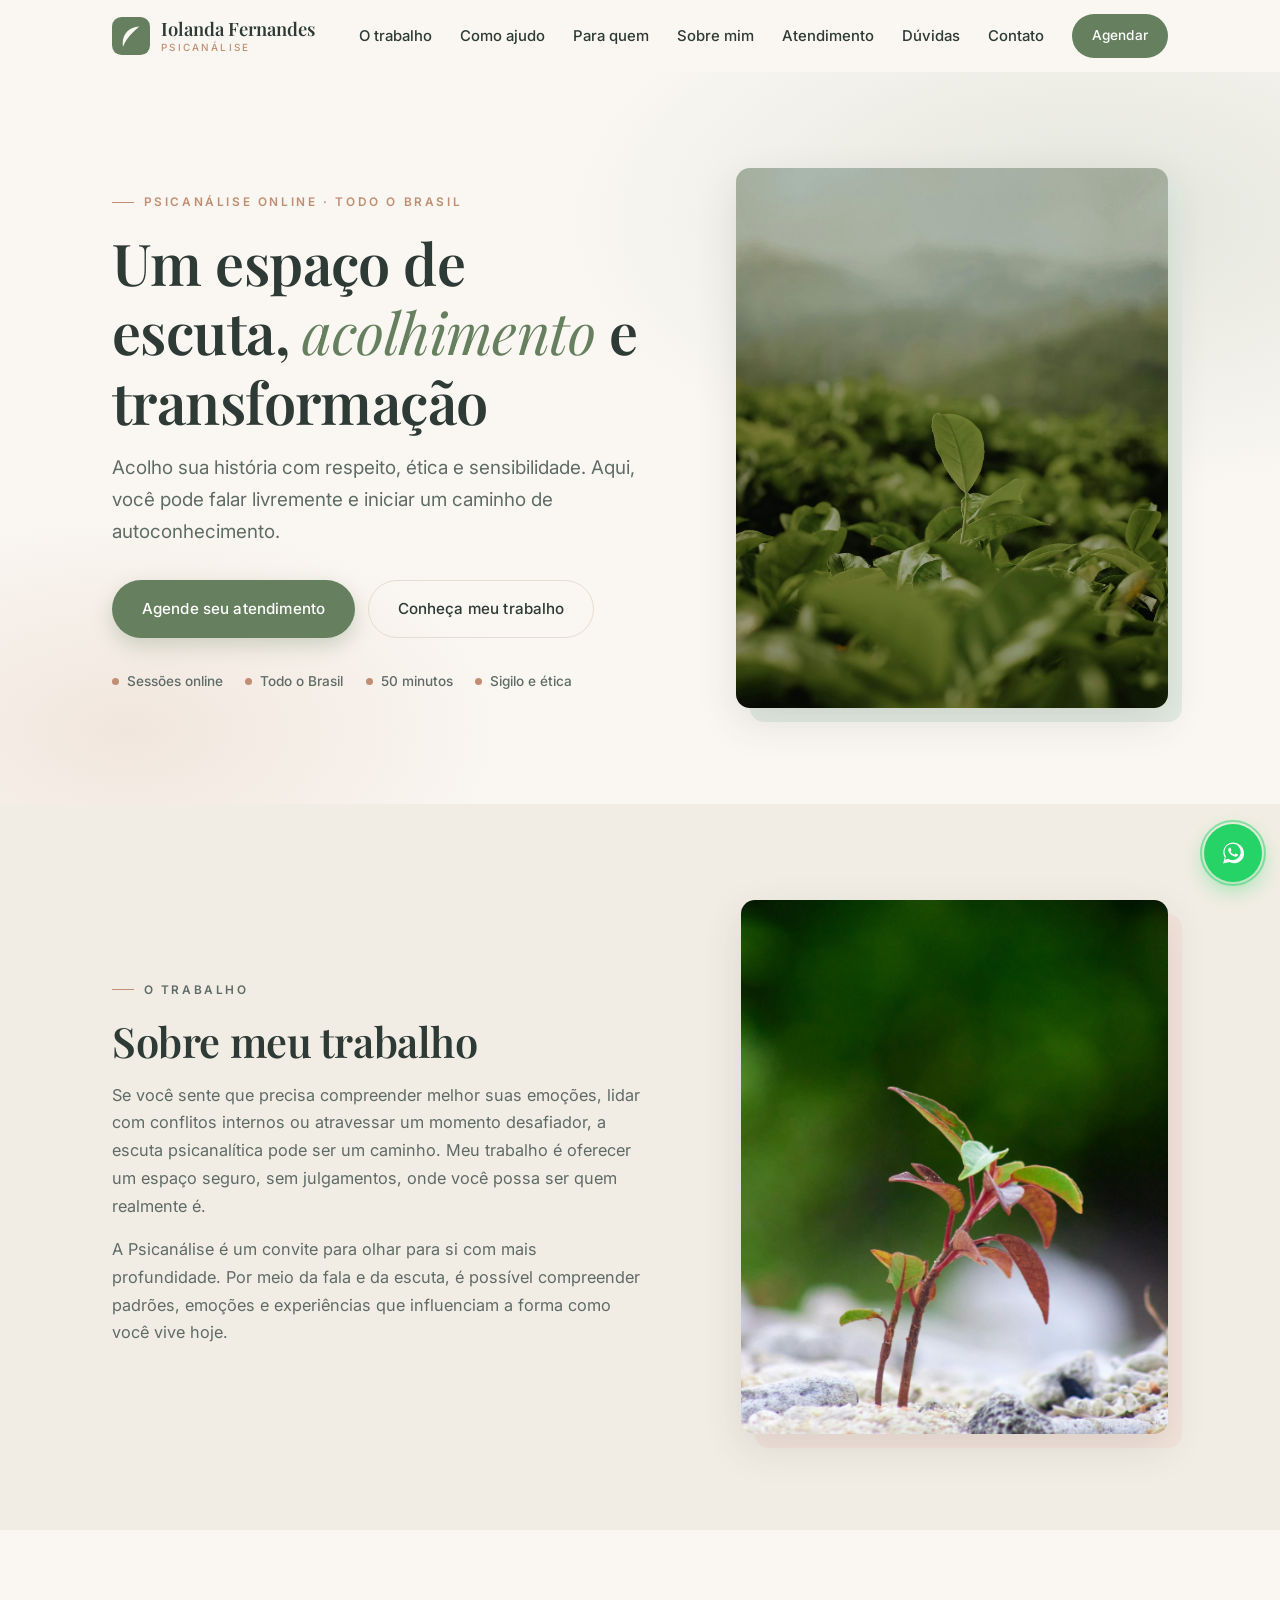
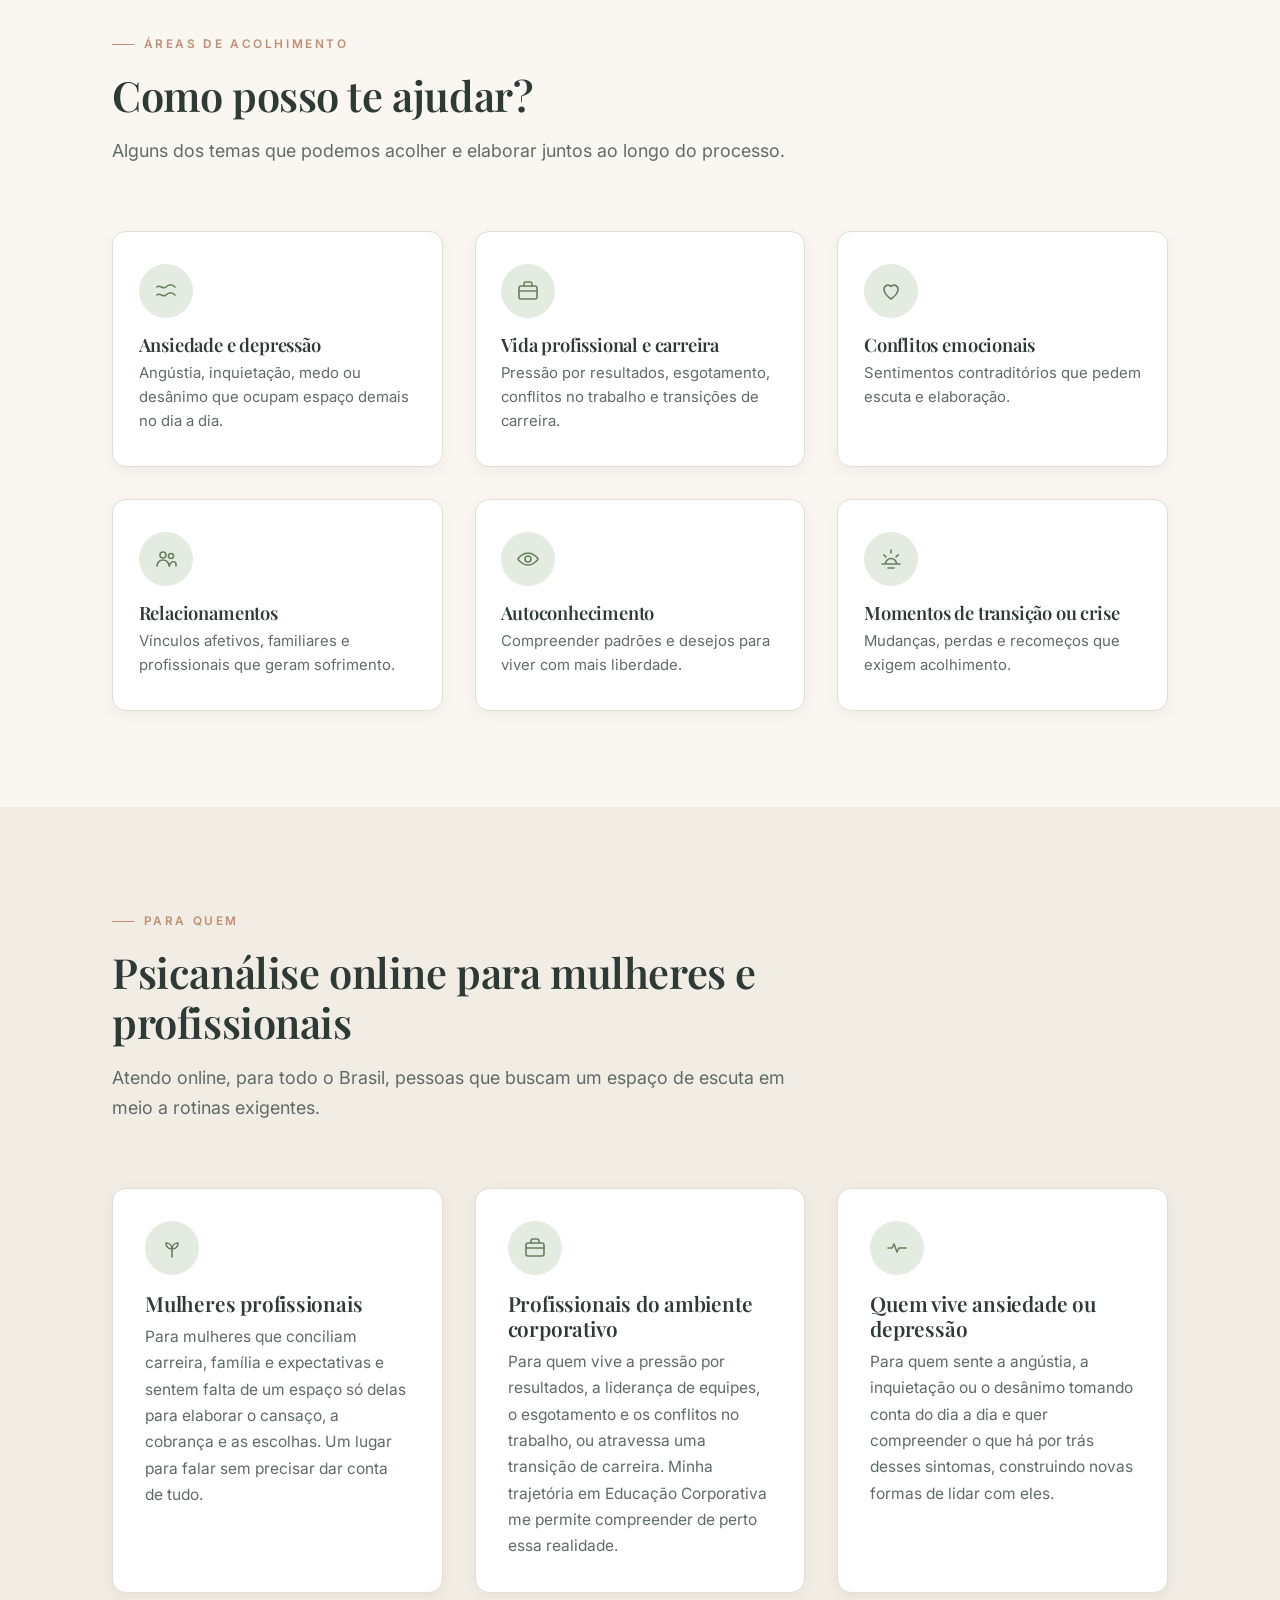
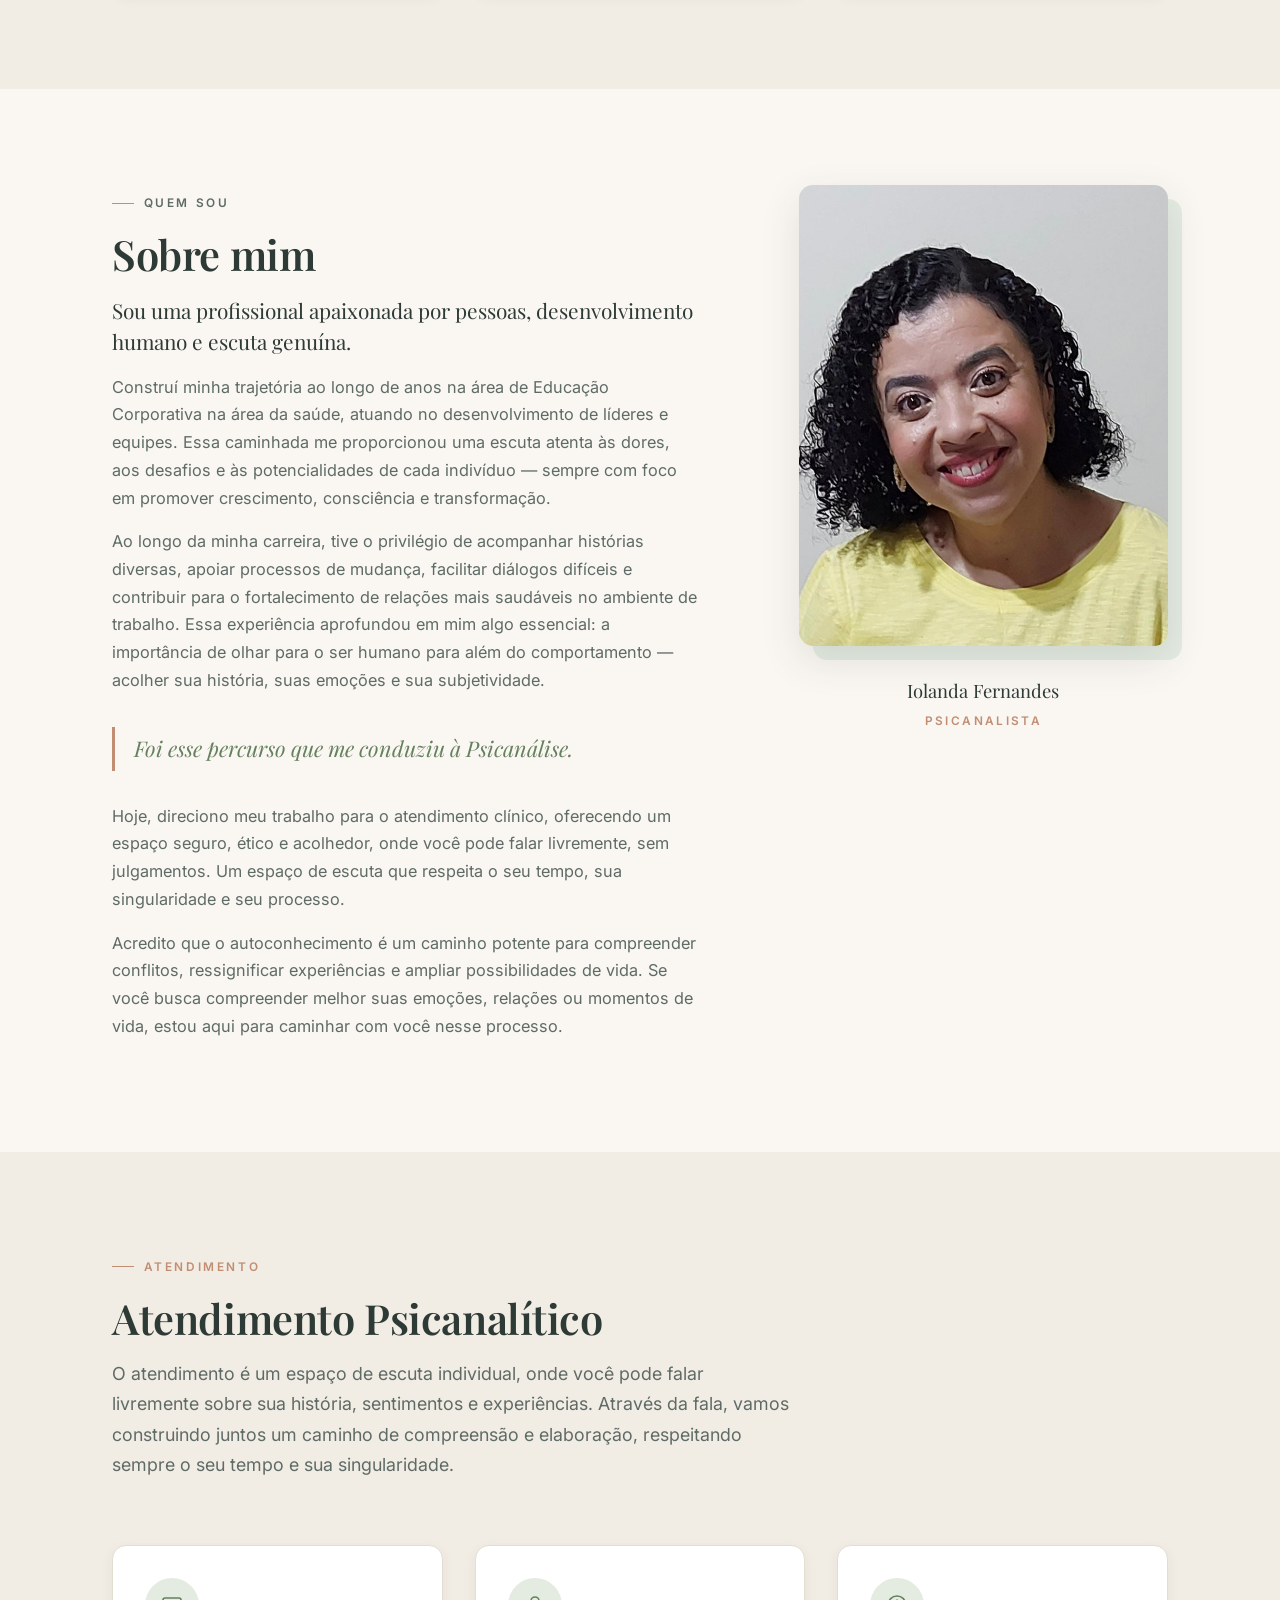
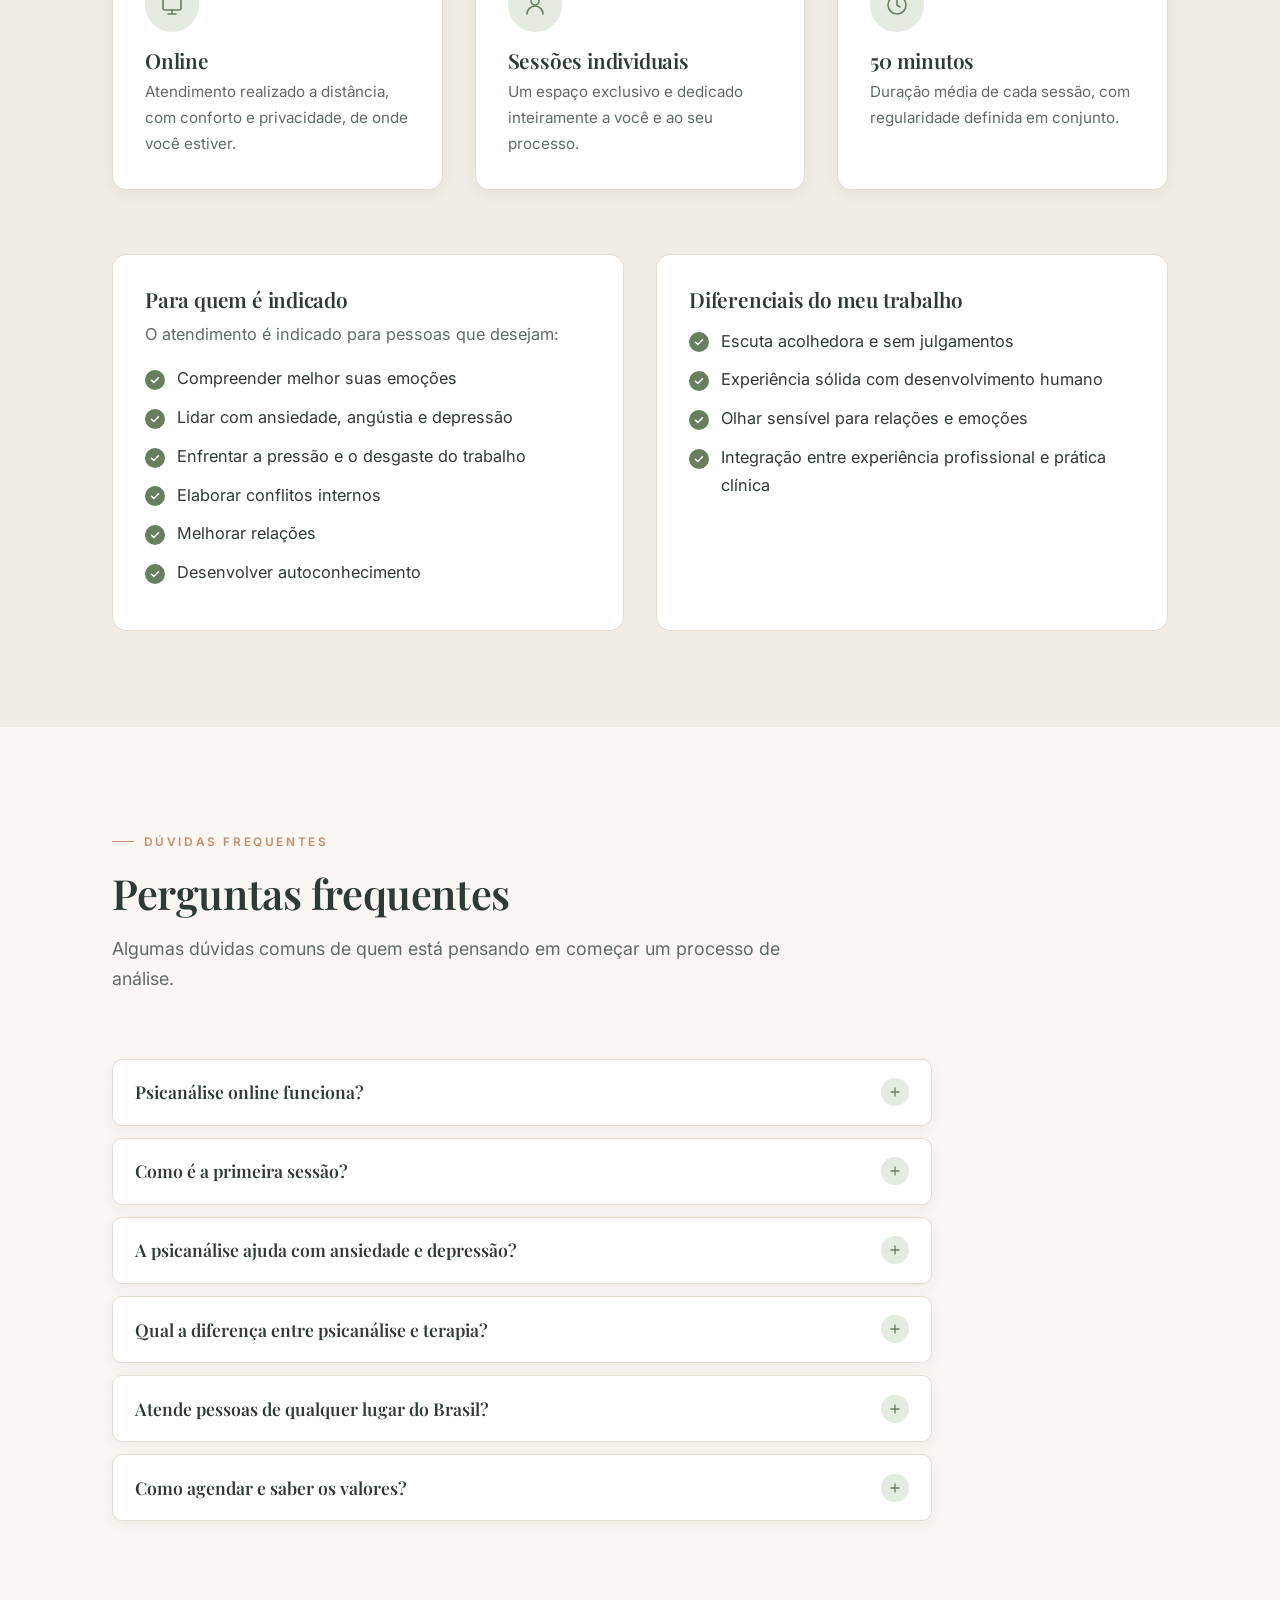
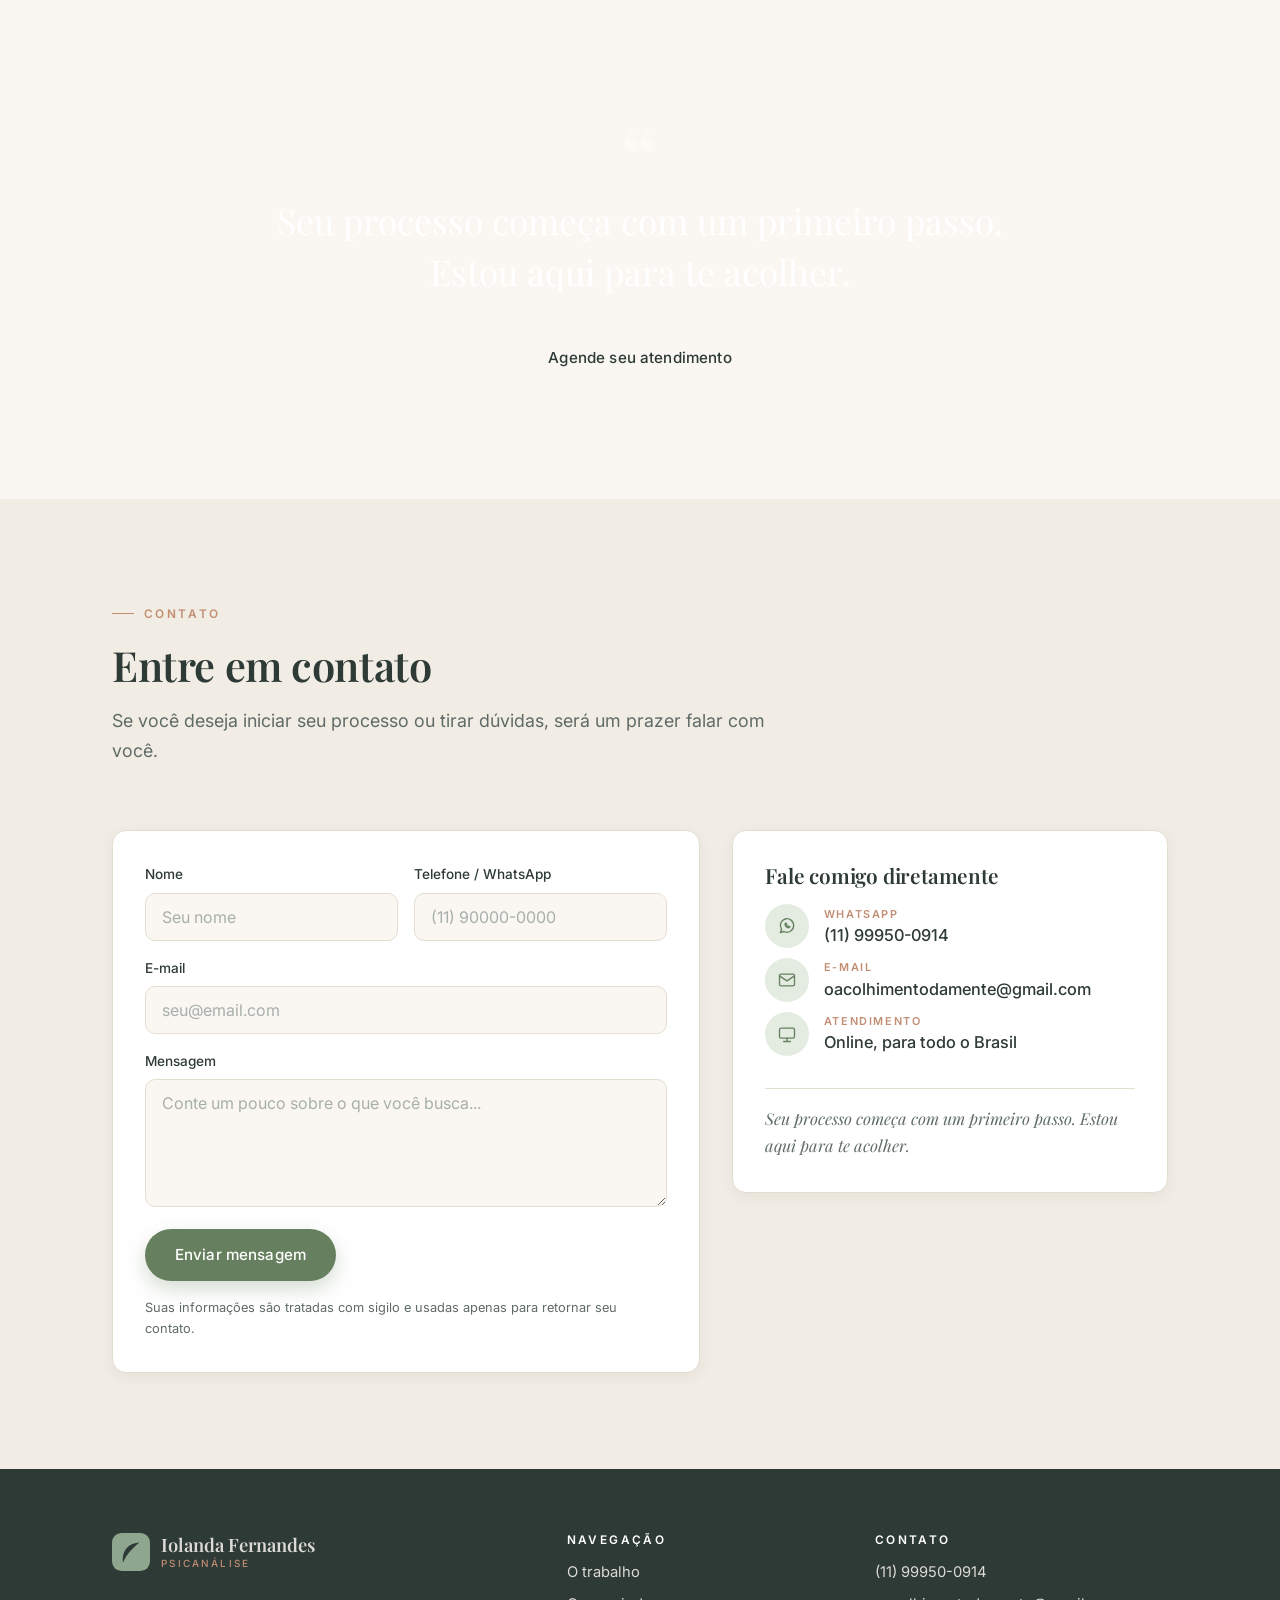
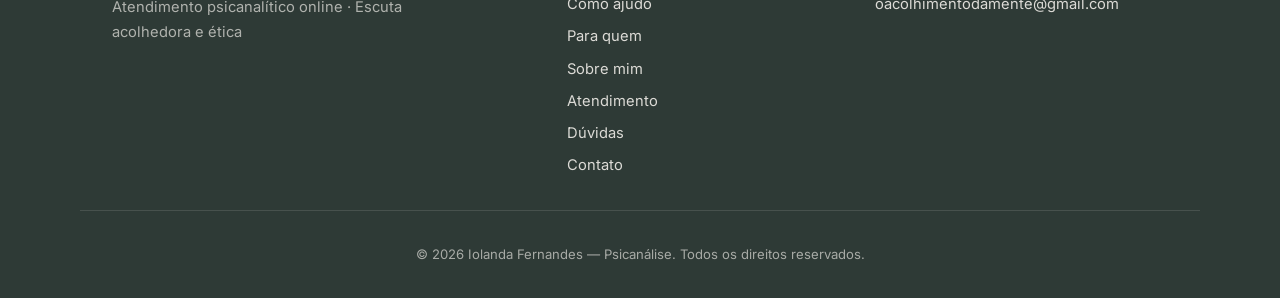
<file: index.html>
<!DOCTYPE html>
<html lang="pt-BR">
<head>
  <meta charset="UTF-8" />
  <meta name="viewport" content="width=device-width, initial-scale=1.0" />
  <meta name="description" content="Psicanálise online para todo o Brasil: terapia para ansiedade e depressão, para mulheres profissionais e para quem vive a pressão do mundo corporativo. Escuta acolhedora, sem julgamentos." />
  <meta name="author" content="Iolanda Fernandes" />
  <meta name="theme-color" content="#FAF7F2" />
  <meta name="google-site-verification" content="MbJNqU9h9y6KNuqyScZOne5lmbGj2ICHW_y5-hwG4PE" />

  <title>Psicanálise Online | Ansiedade, Depressão e Mulheres Profissionais — Iolanda Fernandes</title>

  <link rel="canonical" href="https://acolhimentodamente.com.br/" />
  <link rel="icon" href="img/favicon.svg" type="image/svg+xml" />
  <link rel="apple-touch-icon" href="img/favicon.svg" />

  <!-- Open Graph (preview ao compartilhar no WhatsApp e redes sociais) -->
  <meta property="og:type" content="website" />
  <meta property="og:locale" content="pt_BR" />
  <meta property="og:site_name" content="Acolhimento da Mente" />
  <meta property="og:title" content="Iolanda Fernandes — Psicanálise Online" />
  <meta property="og:description" content="Psicanálise online para todo o Brasil. Terapia para ansiedade e depressão, mulheres profissionais e profissionais do ambiente corporativo." />
  <meta property="og:image" content="https://acolhimentodamente.com.br/img/campo-verde.jpg" />
  <meta property="og:url" content="https://acolhimentodamente.com.br/" />

  <!-- Dados estruturados para o Google -->
  <script type="application/ld+json">
  {
    "@context": "https://schema.org",
    "@type": "ProfessionalService",
    "name": "Iolanda Fernandes — Psicanálise",
    "alternateName": "Acolhimento da Mente",
    "description": "Psicanálise online para todo o Brasil. Terapia para ansiedade e depressão, para mulheres profissionais e para profissionais do ambiente corporativo. Escuta acolhedora, sem julgamentos.",
    "url": "https://acolhimentodamente.com.br/",
    "image": "https://acolhimentodamente.com.br/img/iolanda.jpg",
    "email": "oacolhimentodamente@gmail.com",
    "telephone": "+5511999500914",
    "priceRange": "$$",
    "areaServed": { "@type": "Country", "name": "Brasil" },
    "serviceType": ["Psicanálise online", "Terapia para ansiedade e depressão", "Psicanálise para mulheres profissionais", "Terapia para profissionais do ambiente corporativo"],
    "availableLanguage": "Portuguese",
    "founder": {
      "@type": "Person",
      "name": "Iolanda Fernandes",
      "jobTitle": "Psicanalista"
    }
  }
  </script>
  <script type="application/ld+json">
  {
    "@context": "https://schema.org",
    "@type": "FAQPage",
    "mainEntity": [
      {
        "@type": "Question",
        "name": "Psicanálise online funciona?",
        "acceptedAnswer": {
          "@type": "Answer",
          "text": "Sim. As sessões acontecem por videochamada, com a mesma escuta, sigilo e regularidade do atendimento presencial. Basta um lugar tranquilo, onde você possa falar com privacidade, e uma conexão com a internet."
        }
      },
      {
        "@type": "Question",
        "name": "Como é a primeira sessão?",
        "acceptedAnswer": {
          "@type": "Answer",
          "text": "É um primeiro encontro para nos conhecermos. Você fala sobre o que te traz até aqui, tira suas dúvidas e, juntos, conversamos sobre a frequência e a forma do atendimento."
        }
      },
      {
        "@type": "Question",
        "name": "A psicanálise ajuda com ansiedade e depressão?",
        "acceptedAnswer": {
          "@type": "Answer",
          "text": "Sim. A escuta psicanalítica ajuda a compreender o que está por trás da ansiedade, da angústia e da depressão, e a construir novas formas de lidar com o que você sente. Quando há acompanhamento psiquiátrico, o trabalho pode caminhar em conjunto com ele."
        }
      },
      {
        "@type": "Question",
        "name": "Qual a diferença entre psicanálise e terapia?",
        "acceptedAnswer": {
          "@type": "Answer",
          "text": "A psicanálise é uma forma de terapia baseada na fala livre e na escuta atenta, que busca compreender as raízes do sofrimento, e não apenas aliviar os sintomas. É um processo que respeita o seu tempo e a sua história."
        }
      },
      {
        "@type": "Question",
        "name": "Atende pessoas de qualquer lugar do Brasil?",
        "acceptedAnswer": {
          "@type": "Answer",
          "text": "Sim. O atendimento é online e alcança pessoas de todo o Brasil, em horários combinados entre nós."
        }
      },
      {
        "@type": "Question",
        "name": "Como agendar e saber os valores?",
        "acceptedAnswer": {
          "@type": "Answer",
          "text": "Envie uma mensagem pelo WhatsApp ou pelo formulário desta página. Respondo com os horários disponíveis e as informações sobre valores."
        }
      }
    ]
  }
  </script>

  <link rel="preconnect" href="https://fonts.googleapis.com" />
  <link rel="preconnect" href="https://fonts.gstatic.com" crossorigin />
  <link href="https://fonts.googleapis.com/css2?family=Playfair+Display:ital,wght@0,400;0,600;1,400;1,600&family=Inter:wght@300;400;500;600&display=swap" rel="stylesheet" />

  <link rel="stylesheet" href="css/styles.css" />
</head>
<body>

  <header class="site-header" id="topo">
    <div class="container header-inner">
      <a href="#topo" class="logo" aria-label="Iolanda Fernandes — início">
        <svg class="logo-mark" viewBox="0 0 64 64" aria-hidden="true"><rect width="64" height="64" rx="16" fill="currentColor"/><path d="M46 16C29 17 18 28 18 45c0 1.8.2 3.4.5 5C25 35 34 26 46 16z" fill="#FAF7F2"/></svg>
        <span class="logo-text">Iolanda Fernandes<small>Psicanálise</small></span>
      </a>

      <button class="nav-toggle" aria-label="Abrir menu" aria-expanded="false" aria-controls="nav-menu">
        <span></span><span></span><span></span>
      </button>

      <nav class="nav" id="nav-menu">
        <ul>
          <li><a href="#trabalho">O trabalho</a></li>
          <li><a href="#areas">Como ajudo</a></li>
          <li><a href="#para-quem">Para quem</a></li>
          <li><a href="#sobre">Sobre mim</a></li>
          <li><a href="#atendimento">Atendimento</a></li>
          <li><a href="#faq">Dúvidas</a></li>
          <li><a href="#contato">Contato</a></li>
          <li class="nav-cta"><a href="#contato" class="btn btn-primary btn-sm">Agendar</a></li>
        </ul>
      </nav>
    </div>
  </header>

  <main>

    <!-- 1. HERO -->
    <section class="hero" id="hero">
      <div class="hero-bg" aria-hidden="true"></div>
      <div class="container hero-inner">
        <div class="hero-text reveal">
          <p class="eyebrow">Psicanálise online · Todo o Brasil</p>
          <h1>Um espaço de escuta, <em>acolhimento</em> e transformação</h1>
          <p class="lead">Acolho sua história com respeito, ética e sensibilidade. Aqui, você pode falar livremente e iniciar um caminho de autoconhecimento.</p>
          <div class="hero-actions">
            <a href="#contato" class="btn btn-primary">Agende seu atendimento</a>
            <a href="#trabalho" class="btn btn-ghost">Conheça meu trabalho</a>
          </div>
          <ul class="hero-badges" aria-label="Resumo do atendimento">
            <li>Sessões online</li>
            <li>Todo o Brasil</li>
            <li>50 minutos</li>
            <li>Sigilo e ética</li>
          </ul>
        </div>
        <div class="hero-image reveal reveal-delay">
          <div class="photo-frame">
            <img src="img/campo-verde.jpg" alt="Folhas verdes sob luz suave, transmitindo calma" class="hero-photo" fetchpriority="high" />
          </div>
        </div>
      </div>
    </section>

    <!-- 2. SOBRE MEU TRABALHO -->
    <section class="section section-alt" id="trabalho">
      <div class="container">
        <div class="media-grid">
          <div class="media-text reveal">
            <p class="eyebrow">O trabalho</p>
            <h2 class="section-title">Sobre meu trabalho</h2>
            <p>Se você sente que precisa compreender melhor suas emoções, lidar com conflitos internos ou atravessar um momento desafiador, a escuta psicanalítica pode ser um caminho. Meu trabalho é oferecer um espaço seguro, sem julgamentos, onde você possa ser quem realmente é.</p>
            <p>A Psicanálise é um convite para olhar para si com mais profundidade. Por meio da fala e da escuta, é possível compreender padrões, emoções e experiências que influenciam a forma como você vive hoje.</p>
          </div>
          <div class="media-image reveal reveal-delay">
            <div class="photo-frame photo-frame-warm">
              <img src="img/broto.jpg" alt="Pequeno broto crescendo, símbolo de transformação" loading="lazy" />
            </div>
          </div>
        </div>
      </div>
    </section>

    <!-- 3. COMO POSSO TE AJUDAR -->
    <section class="section" id="areas">
      <div class="container">
        <div class="section-head reveal">
          <p class="eyebrow">Áreas de acolhimento</p>
          <h2 class="section-title">Como posso te ajudar?</h2>
          <p class="section-lead">Alguns dos temas que podemos acolher e elaborar juntos ao longo do processo.</p>
        </div>
        <div class="areas-grid">
          <article class="area-item reveal">
            <span class="icon" aria-hidden="true"><svg viewBox="0 0 24 24"><path d="M3 8c3-3 6 3 9 0s6-3 9 0M3 16c3-3 6 3 9 0s6-3 9 0"/></svg></span>
            <h3>Ansiedade e depressão</h3>
            <p>Angústia, inquietação, medo ou desânimo que ocupam espaço demais no dia a dia.</p>
          </article>
          <article class="area-item reveal">
            <span class="icon" aria-hidden="true"><svg viewBox="0 0 24 24"><rect x="3" y="7" width="18" height="13" rx="2"/><path d="M8 7V5a2 2 0 0 1 2-2h4a2 2 0 0 1 2 2v2M3 12h18"/></svg></span>
            <h3>Vida profissional e carreira</h3>
            <p>Pressão por resultados, esgotamento, conflitos no trabalho e transições de carreira.</p>
          </article>
          <article class="area-item reveal">
            <span class="icon" aria-hidden="true"><svg viewBox="0 0 24 24"><path d="M12 20s-7-4.5-7-10a4 4 0 0 1 7-2.5A4 4 0 0 1 19 10c0 5.5-7 10-7 10z"/></svg></span>
            <h3>Conflitos emocionais</h3>
            <p>Sentimentos contraditórios que pedem escuta e elaboração.</p>
          </article>
          <article class="area-item reveal">
            <span class="icon" aria-hidden="true"><svg viewBox="0 0 24 24"><circle cx="9" cy="8" r="3"/><circle cx="17" cy="9" r="2.5"/><path d="M3 19c0-3.5 2.7-6 6-6s6 2.5 6 6M15.5 19c0-2.4 1.8-4.3 4.2-4.3S22 16.6 22 19"/></svg></span>
            <h3>Relacionamentos</h3>
            <p>Vínculos afetivos, familiares e profissionais que geram sofrimento.</p>
          </article>
          <article class="area-item reveal">
            <span class="icon" aria-hidden="true"><svg viewBox="0 0 24 24"><path d="M2 12s3.5-6 10-6 10 6 10 6-3.5 6-10 6S2 12 2 12z"/><circle cx="12" cy="12" r="3"/></svg></span>
            <h3>Autoconhecimento</h3>
            <p>Compreender padrões e desejos para viver com mais liberdade.</p>
          </article>
          <article class="area-item reveal">
            <span class="icon" aria-hidden="true"><svg viewBox="0 0 24 24"><path d="M12 3v3M4.9 7.9l2.1 2.1M19.1 7.9 17 10M3 17h18M6.5 17a5.5 5.5 0 0 1 11 0M9 21h6"/></svg></span>
            <h3>Momentos de transição ou crise</h3>
            <p>Mudanças, perdas e recomeços que exigem acolhimento.</p>
          </article>
        </div>
      </div>
    </section>

    <!-- 3b. PARA QUEM -->
    <section class="section section-alt" id="para-quem">
      <div class="container">
        <div class="section-head reveal">
          <p class="eyebrow">Para quem</p>
          <h2 class="section-title">Psicanálise online para mulheres e profissionais</h2>
          <p class="section-lead">Atendo online, para todo o Brasil, pessoas que buscam um espaço de escuta em meio a rotinas exigentes.</p>
        </div>
        <div class="publico-grid">
          <article class="publico-item reveal">
            <span class="icon" aria-hidden="true"><svg viewBox="0 0 24 24"><path d="M12 21v-8M12 13c-4 0-6-3-6-6 3 0 6 2 6 6zM12 13c4 0 6-3 6-6-3 0-6 2-6 6z"/></svg></span>
            <h3>Mulheres profissionais</h3>
            <p>Para mulheres que conciliam carreira, família e expectativas e sentem falta de um espaço só delas para elaborar o cansaço, a cobrança e as escolhas. Um lugar para falar sem precisar dar conta de tudo.</p>
          </article>
          <article class="publico-item reveal reveal-delay">
            <span class="icon" aria-hidden="true"><svg viewBox="0 0 24 24"><rect x="3" y="7" width="18" height="13" rx="2"/><path d="M8 7V5a2 2 0 0 1 2-2h4a2 2 0 0 1 2 2v2M3 12h18"/></svg></span>
            <h3>Profissionais do ambiente corporativo</h3>
            <p>Para quem vive a pressão por resultados, a liderança de equipes, o esgotamento e os conflitos no trabalho, ou atravessa uma transição de carreira. Minha trajetória em Educação Corporativa me permite compreender de perto essa realidade.</p>
          </article>
          <article class="publico-item reveal reveal-delay">
            <span class="icon" aria-hidden="true"><svg viewBox="0 0 24 24"><path d="M3 12h4l2-4 3 8 2-4h7"/></svg></span>
            <h3>Quem vive ansiedade ou depressão</h3>
            <p>Para quem sente a angústia, a inquietação ou o desânimo tomando conta do dia a dia e quer compreender o que há por trás desses sintomas, construindo novas formas de lidar com eles.</p>
          </article>
        </div>
      </div>
    </section>

    <!-- 4. SOBRE MIM -->
    <section class="section" id="sobre">
      <div class="container">
        <div class="sobre-grid">
          <div class="sobre-text reveal">
            <p class="eyebrow">Quem sou</p>
            <h2 class="section-title">Sobre mim</h2>
            <p class="sobre-intro">Sou uma profissional apaixonada por pessoas, desenvolvimento humano e escuta genuína.</p>
            <p>Construí minha trajetória ao longo de anos na área de Educação Corporativa na área da saúde, atuando no desenvolvimento de líderes e equipes. Essa caminhada me proporcionou uma escuta atenta às dores, aos desafios e às potencialidades de cada indivíduo — sempre com foco em promover crescimento, consciência e transformação.</p>
            <p>Ao longo da minha carreira, tive o privilégio de acompanhar histórias diversas, apoiar processos de mudança, facilitar diálogos difíceis e contribuir para o fortalecimento de relações mais saudáveis no ambiente de trabalho. Essa experiência aprofundou em mim algo essencial: a importância de olhar para o ser humano para além do comportamento — acolher sua história, suas emoções e sua subjetividade.</p>
            <p class="destaque">Foi esse percurso que me conduziu à Psicanálise.</p>
            <p>Hoje, direciono meu trabalho para o atendimento clínico, oferecendo um espaço seguro, ético e acolhedor, onde você pode falar livremente, sem julgamentos. Um espaço de escuta que respeita o seu tempo, sua singularidade e seu processo.</p>
            <p>Acredito que o autoconhecimento é um caminho potente para compreender conflitos, ressignificar experiências e ampliar possibilidades de vida. Se você busca compreender melhor suas emoções, relações ou momentos de vida, estou aqui para caminhar com você nesse processo.</p>
          </div>
          <aside class="sobre-foto reveal reveal-delay">
            <div class="photo-frame">
              <img src="img/iolanda.jpg" alt="Iolanda Fernandes, psicanalista" loading="lazy" />
            </div>
            <p class="sobre-foto-nome">Iolanda Fernandes<span>Psicanalista</span></p>
          </aside>
        </div>
      </div>
    </section>

    <!-- 5. ATENDIMENTO -->
    <section class="section section-alt" id="atendimento">
      <div class="container">
        <div class="section-head reveal">
          <p class="eyebrow">Atendimento</p>
          <h2 class="section-title">Atendimento Psicanalítico</h2>
          <p class="section-lead">O atendimento é um espaço de escuta individual, onde você pode falar livremente sobre sua história, sentimentos e experiências. Através da fala, vamos construindo juntos um caminho de compreensão e elaboração, respeitando sempre o seu tempo e sua singularidade.</p>
        </div>

        <div class="cards-grid">
          <article class="card reveal">
            <span class="icon" aria-hidden="true"><svg viewBox="0 0 24 24"><rect x="3" y="5" width="18" height="12" rx="2"/><path d="M8 21h8M12 17v4"/></svg></span>
            <h3>Online</h3>
            <p>Atendimento realizado a distância, com conforto e privacidade, de onde você estiver.</p>
          </article>
          <article class="card reveal">
            <span class="icon" aria-hidden="true"><svg viewBox="0 0 24 24"><circle cx="12" cy="8" r="4"/><path d="M4 21c0-4.4 3.6-8 8-8s8 3.6 8 8"/></svg></span>
            <h3>Sessões individuais</h3>
            <p>Um espaço exclusivo e dedicado inteiramente a você e ao seu processo.</p>
          </article>
          <article class="card reveal">
            <span class="icon" aria-hidden="true"><svg viewBox="0 0 24 24"><circle cx="12" cy="12" r="9"/><path d="M12 7v5l3 2"/></svg></span>
            <h3>50 minutos</h3>
            <p>Duração média de cada sessão, com regularidade definida em conjunto.</p>
          </article>
        </div>

        <div class="atend-listas">
          <div class="atend-coluna reveal">
            <h3>Para quem é indicado</h3>
            <p>O atendimento é indicado para pessoas que desejam:</p>
            <ul class="lista-check">
              <li>Compreender melhor suas emoções</li>
              <li>Lidar com ansiedade, angústia e depressão</li>
              <li>Enfrentar a pressão e o desgaste do trabalho</li>
              <li>Elaborar conflitos internos</li>
              <li>Melhorar relações</li>
              <li>Desenvolver autoconhecimento</li>
            </ul>
          </div>
          <div class="atend-coluna reveal reveal-delay">
            <h3>Diferenciais do meu trabalho</h3>
            <ul class="lista-check">
              <li>Escuta acolhedora e sem julgamentos</li>
              <li>Experiência sólida com desenvolvimento humano</li>
              <li>Olhar sensível para relações e emoções</li>
              <li>Integração entre experiência profissional e prática clínica</li>
            </ul>
          </div>
        </div>
      </div>
    </section>

    <!-- 5b. PERGUNTAS FREQUENTES -->
    <section class="section" id="faq">
      <div class="container">
        <div class="section-head reveal">
          <p class="eyebrow">Dúvidas frequentes</p>
          <h2 class="section-title">Perguntas frequentes</h2>
          <p class="section-lead">Algumas dúvidas comuns de quem está pensando em começar um processo de análise.</p>
        </div>
        <div class="faq reveal">
          <details class="faq-item">
            <summary>Psicanálise online funciona?</summary>
            <div class="faq-body"><p>Sim. As sessões acontecem por videochamada, com a mesma escuta, sigilo e regularidade do atendimento presencial. Basta um lugar tranquilo, onde você possa falar com privacidade, e uma conexão com a internet.</p></div>
          </details>
          <details class="faq-item">
            <summary>Como é a primeira sessão?</summary>
            <div class="faq-body"><p>É um primeiro encontro para nos conhecermos. Você fala sobre o que te traz até aqui, tira suas dúvidas e, juntos, conversamos sobre a frequência e a forma do atendimento.</p></div>
          </details>
          <details class="faq-item">
            <summary>A psicanálise ajuda com ansiedade e depressão?</summary>
            <div class="faq-body"><p>Sim. A escuta psicanalítica ajuda a compreender o que está por trás da ansiedade, da angústia e da depressão, e a construir novas formas de lidar com o que você sente. Quando há acompanhamento psiquiátrico, o trabalho pode caminhar em conjunto com ele.</p></div>
          </details>
          <details class="faq-item">
            <summary>Qual a diferença entre psicanálise e terapia?</summary>
            <div class="faq-body"><p>A psicanálise é uma forma de terapia baseada na fala livre e na escuta atenta, que busca compreender as raízes do sofrimento, e não apenas aliviar os sintomas. É um processo que respeita o seu tempo e a sua história.</p></div>
          </details>
          <details class="faq-item">
            <summary>Atende pessoas de qualquer lugar do Brasil?</summary>
            <div class="faq-body"><p>Sim. O atendimento é online e alcança pessoas de todo o Brasil, em horários combinados entre nós.</p></div>
          </details>
          <details class="faq-item">
            <summary>Como agendar e saber os valores?</summary>
            <div class="faq-body"><p>Envie uma mensagem pelo WhatsApp ou pelo formulário desta página. Respondo com os horários disponíveis e as informações sobre valores.</p></div>
          </details>
        </div>
      </div>
    </section>

    <!-- FAIXA / CITAÇÃO -->
    <section class="band" aria-label="Mensagem">
      <div class="band-overlay reveal">
        <span class="band-mark" aria-hidden="true">“</span>
        <p class="band-quote">Seu processo começa com um primeiro passo.<br />Estou aqui para te acolher.</p>
        <a href="#contato" class="btn btn-light">Agende seu atendimento</a>
      </div>
    </section>

    <!-- 6. CONTATO -->
    <section class="section section-alt" id="contato">
      <div class="container">
        <div class="section-head reveal">
          <p class="eyebrow">Contato</p>
          <h2 class="section-title">Entre em contato</h2>
          <p class="section-lead">Se você deseja iniciar seu processo ou tirar dúvidas, será um prazer falar com você.</p>
        </div>

        <div class="contato-grid">
          <form class="form reveal" action="https://formsubmit.co/oacolhimentodamente@gmail.com" method="POST">
            <input type="hidden" name="_subject" value="Novo contato pelo site — Acolhimento da Mente" />
            <input type="hidden" name="_template" value="table" />
            <input type="hidden" name="_captcha" value="false" />
            <input type="hidden" name="_next" value="https://acolhimentodamente.com.br/obrigada.html" />
            <input type="text" name="_honey" style="display:none" />

            <div class="form-row">
              <label>Nome
                <input type="text" name="Nome" required placeholder="Seu nome" autocomplete="name" />
              </label>
              <label>Telefone / WhatsApp
                <input type="tel" name="Telefone" placeholder="(11) 90000-0000" autocomplete="tel" />
              </label>
            </div>
            <label>E-mail
              <input type="email" name="E-mail" required placeholder="seu@email.com" autocomplete="email" />
            </label>
            <label>Mensagem
              <textarea name="Mensagem" rows="5" required placeholder="Conte um pouco sobre o que você busca..."></textarea>
            </label>
            <button type="submit" class="btn btn-primary">Enviar mensagem</button>
            <p class="form-nota">Suas informações são tratadas com sigilo e usadas apenas para retornar seu contato.</p>
          </form>

          <aside class="contato-direto reveal reveal-delay">
            <h3>Fale comigo diretamente</h3>
            <ul class="contato-lista">
              <li>
                <a href="https://wa.me/5511999500914?text=Ol%C3%A1%2C%20Iolanda!%20Vim%20pelo%20site%20e%20gostaria%20de%20agendar%20um%20atendimento." target="_blank" rel="noopener">
                  <span class="icon icon-sm" aria-hidden="true"><svg viewBox="0 0 24 24"><path d="M20 11.5a8 8 0 0 1-11.7 7.1L4 20l1.4-4.2A8 8 0 1 1 20 11.5z"/><path d="M9.5 9.5c.3 2.3 2.4 4.4 4.7 4.7l1.3-1.3-1.8-.8-.8.8c-.9-.4-1.6-1.1-2-2l.8-.8-.8-1.8z"/></svg></span>
                  <span class="contato-info"><span class="contato-label">WhatsApp</span>(11) 99950-0914</span>
                </a>
              </li>
              <li>
                <a href="mailto:oacolhimentodamente@gmail.com">
                  <span class="icon icon-sm" aria-hidden="true"><svg viewBox="0 0 24 24"><rect x="3" y="5" width="18" height="14" rx="2"/><path d="m3 7 9 6 9-6"/></svg></span>
                  <span class="contato-info"><span class="contato-label">E-mail</span>oacolhimentodamente@gmail.com</span>
                </a>
              </li>
              <li>
                <span class="icon icon-sm" aria-hidden="true"><svg viewBox="0 0 24 24"><rect x="3" y="5" width="18" height="12" rx="2"/><path d="M8 21h8M12 17v4"/></svg></span>
                <span class="contato-info"><span class="contato-label">Atendimento</span>Online, para todo o Brasil</span>
              </li>
            </ul>
            <p class="contato-nota">Seu processo começa com um primeiro passo. Estou aqui para te acolher.</p>
          </aside>
        </div>
      </div>
    </section>

  </main>

  <footer class="site-footer">
    <div class="container footer-grid">
      <div class="footer-brand">
        <a href="#topo" class="logo logo-light">
          <svg class="logo-mark" viewBox="0 0 64 64" aria-hidden="true"><rect width="64" height="64" rx="16" fill="currentColor"/><path d="M46 16C29 17 18 28 18 45c0 1.8.2 3.4.5 5C25 35 34 26 46 16z" fill="#2E3A36"/></svg>
          <span class="logo-text">Iolanda Fernandes<small>Psicanálise</small></span>
        </a>
        <p class="footer-note">Atendimento psicanalítico online · Escuta acolhedora e ética</p>
      </div>
      <nav class="footer-nav" aria-label="Rodapé">
        <h4>Navegação</h4>
        <ul>
          <li><a href="#trabalho">O trabalho</a></li>
          <li><a href="#areas">Como ajudo</a></li>
          <li><a href="#para-quem">Para quem</a></li>
          <li><a href="#sobre">Sobre mim</a></li>
          <li><a href="#atendimento">Atendimento</a></li>
          <li><a href="#faq">Dúvidas</a></li>
          <li><a href="#contato">Contato</a></li>
        </ul>
      </nav>
      <div class="footer-contact">
        <h4>Contato</h4>
        <ul>
          <li><a href="https://wa.me/5511999500914" target="_blank" rel="noopener">(11) 99950-0914</a></li>
          <li><a href="mailto:oacolhimentodamente@gmail.com">oacolhimentodamente@gmail.com</a></li>
        </ul>
      </div>
    </div>
    <div class="container footer-bottom">
      <p>&copy; <span id="ano">2026</span> Iolanda Fernandes — Psicanálise. Todos os direitos reservados.</p>
    </div>
  </footer>

  <!-- Botão flutuante de WhatsApp -->
  <a href="https://wa.me/5511999500914?text=Ol%C3%A1%2C%20Iolanda!%20Vim%20pelo%20site%20e%20gostaria%20de%20agendar%20um%20atendimento." class="whatsapp-float" target="_blank" rel="noopener" aria-label="Falar no WhatsApp">
    <svg viewBox="0 0 32 32" width="28" height="28" aria-hidden="true"><path fill="currentColor" d="M16.04 4C9.93 4 4.98 8.95 4.98 15.06c0 2.13.6 4.12 1.64 5.82L4.8 28l7.3-1.78c1.63.89 3.5 1.4 5.49 1.4h.01c6.11 0 11.06-4.95 11.06-11.06C28.66 8.95 22.15 4 16.04 4zm0 20.3h-.01c-1.77 0-3.5-.48-5.01-1.38l-.36-.21-3.73.98 1-3.64-.23-.37a9.18 9.18 0 0 1-1.41-4.95c0-5.08 4.14-9.21 9.23-9.21 2.46 0 4.78.96 6.52 2.7a9.16 9.16 0 0 1 2.7 6.52c0 5.09-4.14 9.22-9.22 9.22zm5.05-6.9c-.28-.14-1.64-.81-1.89-.9-.25-.09-.43-.14-.62.14-.18.28-.71.9-.87 1.08-.16.18-.32.21-.6.07-.28-.14-1.17-.43-2.22-1.37-.82-.73-1.37-1.63-1.53-1.91-.16-.28-.02-.43.12-.57.13-.13.28-.32.42-.49.14-.16.18-.28.28-.46.09-.18.05-.35-.02-.49-.07-.14-.62-1.5-.85-2.05-.22-.54-.45-.47-.62-.48l-.53-.01c-.18 0-.46.07-.71.35-.25.28-.95.93-.95 2.27s.97 2.63 1.11 2.81c.14.18 1.92 2.94 4.65 4.12.65.28 1.16.45 1.55.58.65.21 1.25.18 1.72.11.52-.08 1.64-.67 1.87-1.32.23-.65.23-1.2.16-1.32-.07-.12-.25-.18-.53-.32z"/></svg>
  </a>

  <script src="js/main.js"></script>
</body>
</html>
</file>
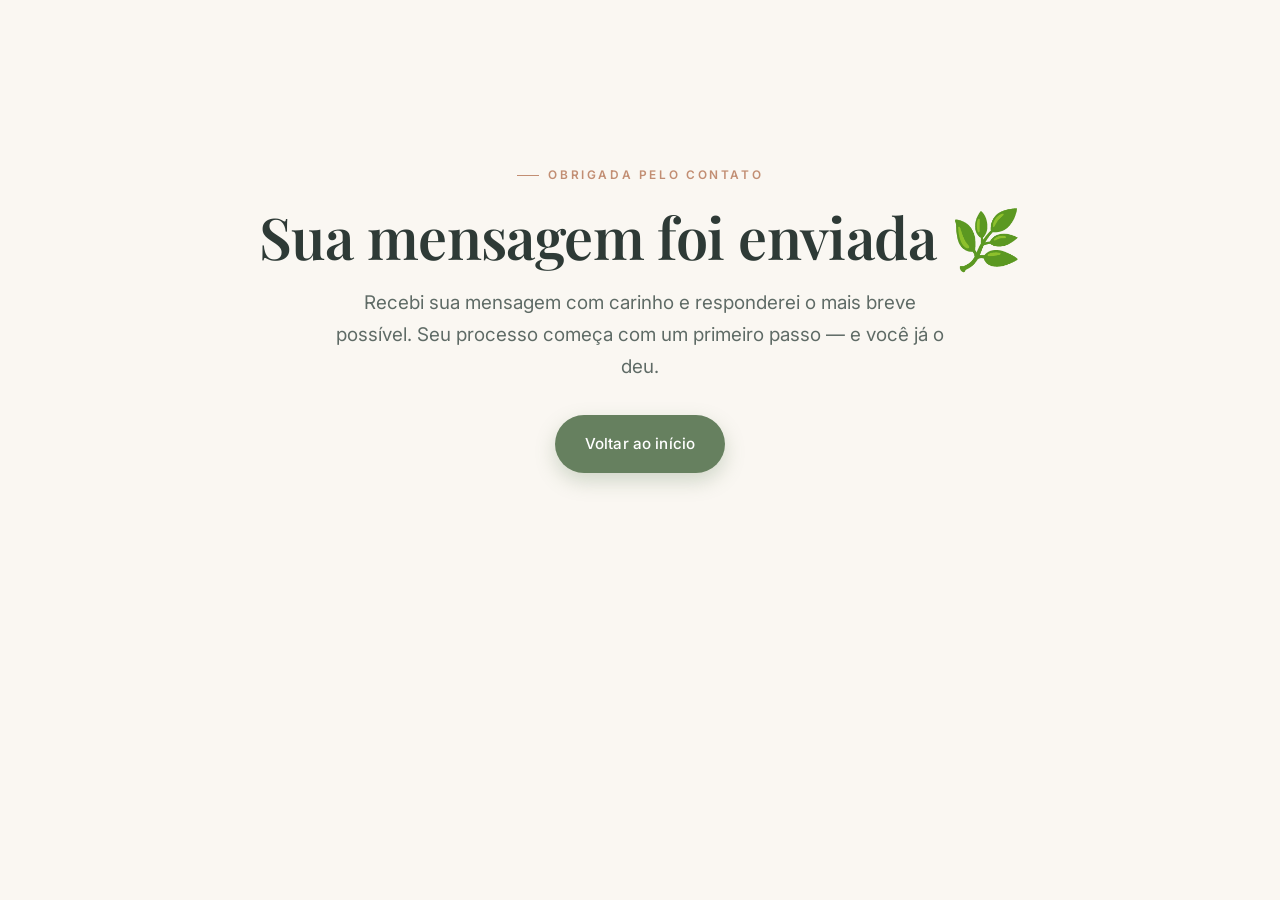
<file: obrigada.html>
<!DOCTYPE html>
<html lang="pt-BR">
<head>
  <meta charset="UTF-8" />
  <meta name="viewport" content="width=device-width, initial-scale=1.0" />
  <meta name="robots" content="noindex" />
  <title>Mensagem enviada — Iolanda Fernandes</title>

  <link rel="preconnect" href="https://fonts.googleapis.com" />
  <link rel="preconnect" href="https://fonts.gstatic.com" crossorigin />
  <link href="https://fonts.googleapis.com/css2?family=Playfair+Display:wght@400;600&family=Inter:wght@300;400;500;600&display=swap" rel="stylesheet" />
  <link rel="stylesheet" href="css/styles.css" />
</head>
<body>

  <main>
    <section class="section" style="text-align:center; min-height:70vh; display:flex; align-items:center;">
      <div class="container">
        <p class="eyebrow">Obrigada pelo contato</p>
        <h1>Sua mensagem foi enviada 🌿</h1>
        <p class="lead" style="margin: 0 auto var(--space-md);">
          Recebi sua mensagem com carinho e responderei o mais breve possível.
          Seu processo começa com um primeiro passo — e você já o deu.
        </p>
        <a href="index.html" class="btn btn-primary">Voltar ao início</a>
      </div>
    </section>
  </main>

</body>
</html>
</file>
<file: css/styles.css>
/* ===========================================================
   Site Iolanda Fernandes — Psicanálise
   Paleta sóbria e acolhedora · mobile-first · sem frameworks
   =========================================================== */

:root {
  /* Paleta */
  --c-bg:          #FAF7F2;   /* off-white */
  --c-bg-alt:      #F2EDE4;   /* off-white mais quente para seções alternadas */
  --c-surface:     #FFFFFF;
  --c-text:        #2E3A36;   /* verde-acinzentado escuro */
  --c-text-soft:   #5F6B66;
  --c-accent:      #8FA68E;   /* verde-sálvia */
  --c-accent-dark: #66805F;
  --c-accent-soft: #E4EBE1;
  --c-warm:        #C28E73;   /* terracota suave */
  --c-warm-soft:   #F3E4DB;
  --c-line:        #E4DDD2;

  /* Tipografia */
  --f-serif: 'Playfair Display', Georgia, 'Times New Roman', serif;
  --f-sans:  'Inter', system-ui, -apple-system, 'Helvetica Neue', sans-serif;

  /* Espaçamentos */
  --space-xs: 0.5rem;
  --space-sm: 1rem;
  --space-md: 2rem;
  --space-lg: 4rem;
  --space-xl: 6rem;

  /* Layout */
  --max-w: 1120px;
  --radius: 14px;
  --radius-sm: 10px;
  --shadow-sm: 0 4px 14px rgba(46, 58, 54, 0.06);
  --shadow-md: 0 14px 40px rgba(46, 58, 54, 0.12);
  --transition: 0.28s cubic-bezier(.2,.7,.3,1);
}

/* ----------- Reset enxuto ----------- */
*, *::before, *::after { box-sizing: border-box; }
html { scroll-behavior: smooth; scroll-padding-top: 84px; }
body {
  margin: 0;
  font-family: var(--f-sans);
  font-weight: 400;
  font-size: 1.02rem;
  line-height: 1.7;
  color: var(--c-text);
  background: var(--c-bg);
  -webkit-font-smoothing: antialiased;
  overflow-x: hidden;
}
img { max-width: 100%; display: block; }
a { color: var(--c-accent-dark); text-decoration: none; transition: color var(--transition); }
a:hover { color: var(--c-warm); }
ul, ol { padding-left: 1.2rem; }
p { margin: 0 0 1rem; }
::selection { background: var(--c-accent-soft); color: var(--c-text); }

/* ----------- Tipografia ----------- */
h1, h2, h3, h4 {
  font-family: var(--f-serif);
  font-weight: 600;
  color: var(--c-text);
  line-height: 1.2;
  margin: 0 0 var(--space-sm);
  letter-spacing: -0.01em;
}
h1 { font-size: clamp(2.3rem, 5.2vw, 3.6rem); }
h2 { font-size: clamp(1.8rem, 3.6vw, 2.6rem); }
h3 { font-size: 1.3rem; }
h4 { font-size: 1.05rem; }
h1 em { font-style: italic; font-weight: 400; color: var(--c-accent-dark); }

.eyebrow {
  display: inline-flex;
  align-items: center;
  gap: 0.6rem;
  text-transform: uppercase;
  letter-spacing: 0.22em;
  font-size: 0.74rem;
  color: var(--c-warm);
  margin-bottom: var(--space-sm);
  font-weight: 600;
}
.eyebrow::before {
  content: "";
  width: 22px; height: 1px;
  background: var(--c-warm);
}

.lead {
  font-size: 1.18rem;
  color: var(--c-text-soft);
  max-width: 52ch;
  line-height: 1.7;
}

/* ----------- Container ----------- */
.container {
  width: 100%;
  max-width: var(--max-w);
  margin: 0 auto;
  padding: 0 var(--space-md);
}

/* ----------- Ícones ----------- */
.icon {
  display: inline-flex;
  align-items: center;
  justify-content: center;
  width: 54px; height: 54px;
  border-radius: 50%;
  background: var(--c-accent-soft);
  color: var(--c-accent-dark);
  margin-bottom: var(--space-sm);
  flex-shrink: 0;
  transition: background var(--transition), color var(--transition), transform var(--transition);
}
.icon svg {
  width: 24px; height: 24px;
  fill: none;
  stroke: currentColor;
  stroke-width: 1.6;
  stroke-linecap: round;
  stroke-linejoin: round;
}
.icon-sm { width: 44px; height: 44px; margin: 0; }
.icon-sm svg { width: 20px; height: 20px; }

/* ----------- Header ----------- */
.site-header {
  position: sticky;
  top: 0;
  z-index: 100;
  background: rgba(250, 247, 242, 0.85);
  backdrop-filter: blur(12px);
  -webkit-backdrop-filter: blur(12px);
  border-bottom: 1px solid transparent;
  transition: border-color var(--transition), box-shadow var(--transition);
}
.site-header.scrolled {
  border-bottom-color: var(--c-line);
  box-shadow: 0 6px 24px rgba(46, 58, 54, 0.06);
}
.header-inner {
  display: flex;
  align-items: center;
  justify-content: space-between;
  padding-top: 0.85rem;
  padding-bottom: 0.85rem;
}
.logo {
  display: inline-flex;
  align-items: center;
  gap: 0.7rem;
  color: var(--c-text);
}
.logo:hover { color: var(--c-text); }
.logo-mark { width: 38px; height: 38px; color: var(--c-accent-dark); flex-shrink: 0; }
.logo-text {
  font-family: var(--f-serif);
  font-size: 1.15rem;
  font-weight: 600;
  line-height: 1.1;
  display: flex;
  flex-direction: column;
}
.logo-text small {
  font-family: var(--f-sans);
  font-size: 0.62rem;
  font-weight: 500;
  letter-spacing: 0.22em;
  text-transform: uppercase;
  color: var(--c-warm);
  margin-top: 0.2rem;
}
.nav ul {
  list-style: none;
  padding: 0;
  margin: 0;
  display: flex;
  align-items: center;
  gap: 1.75rem;
}
.nav a:not(.btn) {
  color: var(--c-text);
  font-size: 0.93rem;
  font-weight: 500;
  position: relative;
  padding: 0.25rem 0;
}
.nav a:not(.btn)::after {
  content: "";
  position: absolute;
  left: 0; bottom: -2px;
  width: 100%; height: 1.5px;
  background: var(--c-warm);
  transform: scaleX(0);
  transform-origin: right;
  transition: transform var(--transition);
}
.nav a:not(.btn):hover::after,
.nav a:not(.btn).active::after { transform: scaleX(1); transform-origin: left; }
.nav a:not(.btn):hover { color: var(--c-text); }
.nav-cta .btn { margin: 0; }

/* Toggle mobile */
.nav-toggle {
  display: none;
  background: none;
  border: 0;
  padding: 0.5rem;
  cursor: pointer;
}
.nav-toggle span {
  display: block;
  width: 26px;
  height: 2px;
  background: var(--c-text);
  margin: 5px 0;
  border-radius: 2px;
  transition: transform var(--transition), opacity var(--transition);
}
.nav-toggle[aria-expanded="true"] span:nth-child(1) { transform: translateY(7px) rotate(45deg); }
.nav-toggle[aria-expanded="true"] span:nth-child(2) { opacity: 0; }
.nav-toggle[aria-expanded="true"] span:nth-child(3) { transform: translateY(-7px) rotate(-45deg); }

/* ----------- Botões ----------- */
.btn {
  display: inline-flex;
  align-items: center;
  justify-content: center;
  gap: 0.5rem;
  padding: 0.95rem 1.8rem;
  border-radius: 999px;
  font-family: var(--f-sans);
  font-weight: 500;
  font-size: 0.95rem;
  letter-spacing: 0.01em;
  border: 1px solid transparent;
  cursor: pointer;
  transition: background var(--transition), color var(--transition), transform var(--transition), box-shadow var(--transition), border-color var(--transition);
  white-space: nowrap;
}
.btn-primary {
  background: var(--c-accent-dark);
  color: #fff;
  box-shadow: 0 8px 20px rgba(102, 128, 95, 0.28);
}
.btn-primary:hover {
  background: var(--c-text);
  color: #fff;
  transform: translateY(-2px);
  box-shadow: 0 12px 26px rgba(46, 58, 54, 0.25);
}
.btn-ghost {
  background: transparent;
  color: var(--c-text);
  border-color: var(--c-line);
}
.btn-ghost:hover { border-color: var(--c-text); color: var(--c-text); transform: translateY(-2px); }
.btn-sm { padding: 0.6rem 1.2rem; font-size: 0.85rem; box-shadow: none; }
.btn-light { background: var(--c-bg); color: var(--c-text); }
.btn-light:hover { background: #fff; color: var(--c-text); transform: translateY(-2px); box-shadow: 0 12px 26px rgba(0,0,0,0.2); }

/* ----------- Hero ----------- */
.hero {
  position: relative;
  padding: var(--space-lg) 0 var(--space-lg);
  overflow: hidden;
}
.hero-bg {
  position: absolute;
  inset: 0;
  pointer-events: none;
  background:
    radial-gradient(60% 55% at 85% 20%, rgba(143, 166, 142, 0.22) 0%, rgba(143, 166, 142, 0) 70%),
    radial-gradient(45% 45% at 10% 90%, rgba(194, 142, 115, 0.16) 0%, rgba(194, 142, 115, 0) 70%);
}
.hero-inner {
  position: relative;
  display: grid;
  grid-template-columns: 1fr;
  gap: var(--space-lg);
  align-items: center;
}
.hero-actions {
  display: flex;
  flex-wrap: wrap;
  gap: 0.8rem;
  margin-top: var(--space-md);
}
.hero-badges {
  list-style: none;
  padding: 0;
  margin: var(--space-md) 0 0;
  display: flex;
  flex-wrap: wrap;
  gap: 0.5rem 1.4rem;
  font-size: 0.85rem;
  color: var(--c-text-soft);
  font-weight: 500;
}
.hero-badges li {
  display: inline-flex;
  align-items: center;
  gap: 0.5rem;
}
.hero-badges li::before {
  content: "";
  width: 7px; height: 7px;
  border-radius: 50%;
  background: var(--c-warm);
}

/* Moldura de foto com bloco deslocado */
.photo-frame {
  position: relative;
  border-radius: var(--radius);
}
.photo-frame::before {
  content: "";
  position: absolute;
  inset: 0;
  border-radius: var(--radius);
  background: var(--c-accent-soft);
  transform: translate(14px, 14px);
  z-index: 0;
  transition: transform var(--transition);
}
.photo-frame-warm::before { background: var(--c-warm-soft); }
.photo-frame img {
  position: relative;
  z-index: 1;
  width: 100%;
  border-radius: var(--radius);
  aspect-ratio: 4 / 5;
  object-fit: cover;
  box-shadow: var(--shadow-md);
}
.photo-frame:hover::before { transform: translate(10px, 10px); }

/* ----------- Seções ----------- */
.section { padding: var(--space-xl) 0; }
.section-alt { background: var(--c-bg-alt); }
.section-head { max-width: 68ch; margin-bottom: var(--space-lg); }
.section-title { margin-bottom: var(--space-sm); }
.section-lead {
  font-size: 1.12rem;
  color: var(--c-text-soft);
  max-width: 62ch;
  margin-bottom: 0;
}

/* ----------- Sobre meu trabalho ----------- */
.media-grid {
  display: grid;
  grid-template-columns: 1fr;
  gap: var(--space-lg);
  align-items: center;
}
.media-text p { color: var(--c-text-soft); }

/* ----------- Áreas ----------- */
.areas-grid {
  display: grid;
  grid-template-columns: 1fr;
  gap: var(--space-sm);
}
.area-item {
  padding: var(--space-md) 1.6rem;
  border: 1px solid var(--c-line);
  border-radius: var(--radius);
  background: var(--c-surface);
  box-shadow: var(--shadow-sm);
  transition: transform var(--transition), box-shadow var(--transition), border-color var(--transition);
}
.area-item:hover {
  transform: translateY(-4px);
  box-shadow: var(--shadow-md);
  border-color: transparent;
}
.area-item:hover .icon { background: var(--c-accent-dark); color: #fff; transform: scale(1.05); }
.area-item h3 { font-size: 1.15rem; margin-bottom: 0.4rem; }
.area-item p { margin: 0; color: var(--c-text-soft); font-size: 0.93rem; line-height: 1.6; }

/* ----------- Sobre mim ----------- */
.sobre-grid {
  display: grid;
  grid-template-columns: 1fr;
  gap: var(--space-lg);
}
.sobre-text p { color: var(--c-text-soft); }
.sobre-intro {
  font-family: var(--f-serif);
  font-size: 1.3rem;
  color: var(--c-text) !important;
  line-height: 1.5;
}
.destaque {
  font-family: var(--f-serif);
  font-style: italic;
  font-size: 1.35rem;
  color: var(--c-accent-dark) !important;
  border-left: 3px solid var(--c-warm);
  padding: 0.4rem 0 0.4rem 1.2rem;
  margin: var(--space-md) 0;
  line-height: 1.45;
}
.sobre-foto { margin: 0; }
.sobre-foto-nome {
  font-family: var(--f-serif);
  font-size: 1.15rem;
  color: var(--c-text);
  margin-top: 1.8rem;
  text-align: center;
}
.sobre-foto-nome span {
  display: block;
  font-family: var(--f-sans);
  font-size: 0.74rem;
  letter-spacing: 0.2em;
  text-transform: uppercase;
  color: var(--c-warm);
  margin-top: 0.3rem;
  font-weight: 600;
}

/* ----------- Cards (Atendimento) ----------- */
.cards-grid {
  display: grid;
  grid-template-columns: 1fr;
  gap: var(--space-sm);
}
.card {
  background: var(--c-surface);
  padding: var(--space-md);
  border-radius: var(--radius);
  border: 1px solid var(--c-line);
  box-shadow: var(--shadow-sm);
  transition: transform var(--transition), box-shadow var(--transition), border-color var(--transition);
}
.card:hover { transform: translateY(-4px); box-shadow: var(--shadow-md); border-color: transparent; }
.card:hover .icon { background: var(--c-accent-dark); color: #fff; }
.card h3 { margin-bottom: 0.4rem; }
.card p { margin: 0; color: var(--c-text-soft); font-size: 0.95rem; }

.atend-listas {
  display: grid;
  grid-template-columns: 1fr;
  gap: var(--space-md);
  margin-top: var(--space-lg);
}
.atend-coluna {
  background: var(--c-surface);
  border: 1px solid var(--c-line);
  border-radius: var(--radius);
  padding: var(--space-md);
}
.atend-coluna h3 { margin-bottom: 0.6rem; }
.atend-coluna > p { color: var(--c-text-soft); margin-bottom: 0.4rem; }
.lista-check { list-style: none; padding: 0; margin: var(--space-sm) 0 0; }
.lista-check li {
  position: relative;
  padding-left: 2rem;
  margin-bottom: 0.7rem;
  color: var(--c-text);
}
.lista-check li::before {
  content: "";
  position: absolute;
  left: 0; top: 0.3em;
  width: 20px; height: 20px;
  border-radius: 50%;
  background: var(--c-accent-dark) url("data:image/svg+xml,%3Csvg xmlns='http://www.w3.org/2000/svg' viewBox='0 0 24 24' fill='none' stroke='%23fff' stroke-width='3' stroke-linecap='round' stroke-linejoin='round'%3E%3Cpath d='M5 12.5l4.5 4.5L19 7.5'/%3E%3C/svg%3E") center / 12px no-repeat;
}

/* ----------- Para quem ----------- */
.publico-grid {
  display: grid;
  grid-template-columns: 1fr;
  gap: var(--space-sm);
}
.publico-item {
  background: var(--c-surface);
  border: 1px solid var(--c-line);
  border-radius: var(--radius);
  padding: var(--space-md);
  box-shadow: var(--shadow-sm);
  transition: transform var(--transition), box-shadow var(--transition), border-color var(--transition);
}
.publico-item:hover { transform: translateY(-4px); box-shadow: var(--shadow-md); border-color: transparent; }
.publico-item:hover .icon { background: var(--c-accent-dark); color: #fff; }
.publico-item h3 { margin-bottom: 0.5rem; }
.publico-item p { margin: 0; color: var(--c-text-soft); font-size: 0.97rem; }

/* ----------- Perguntas frequentes ----------- */
.faq { max-width: 820px; display: grid; gap: 0.75rem; }
.faq-item {
  background: var(--c-surface);
  border: 1px solid var(--c-line);
  border-radius: var(--radius-sm);
  box-shadow: var(--shadow-sm);
  transition: border-color var(--transition), box-shadow var(--transition);
}
.faq-item[open] { border-color: var(--c-accent); }
.faq-item summary {
  list-style: none;
  cursor: pointer;
  display: flex;
  align-items: center;
  justify-content: space-between;
  gap: 1rem;
  padding: 1.1rem 1.4rem;
  font-family: var(--f-serif);
  font-weight: 600;
  font-size: 1.1rem;
  color: var(--c-text);
}
.faq-item summary::-webkit-details-marker { display: none; }
.faq-item summary::after {
  content: "";
  flex-shrink: 0;
  width: 28px; height: 28px;
  border-radius: 50%;
  background: var(--c-accent-soft) url("data:image/svg+xml,%3Csvg xmlns='http://www.w3.org/2000/svg' viewBox='0 0 24 24' fill='none' stroke='%2366805F' stroke-width='2.2' stroke-linecap='round'%3E%3Cpath d='M12 5v14M5 12h14'/%3E%3C/svg%3E") center / 14px no-repeat;
  transition: transform var(--transition), background-color var(--transition);
}
.faq-item[open] summary::after { transform: rotate(45deg); }
.faq-body { padding: 0 1.4rem 1.2rem; }
.faq-body p { margin: 0; color: var(--c-text-soft); }

/* ----------- Faixa com imagem de fundo + citação ----------- */
.band {
  position: relative;
  background: linear-gradient(rgba(46, 58, 54, 0.62), rgba(46, 58, 54, 0.62)),
              url("../img/luz-folhas.jpg");
  background-size: cover;
  background-position: center;
  background-attachment: scroll;
  padding: calc(var(--space-xl) + 1rem) var(--space-md);
  text-align: center;
}
.band-overlay { max-width: 760px; margin: 0 auto; position: relative; }
.band-mark {
  display: block;
  font-family: var(--f-serif);
  font-size: 6rem;
  line-height: 0.6;
  color: rgba(255, 255, 255, 0.35);
  margin-bottom: 0.5rem;
}
.band-quote {
  font-family: var(--f-serif);
  font-size: clamp(1.5rem, 3.2vw, 2.2rem);
  color: #fff;
  line-height: 1.45;
  margin-bottom: var(--space-md);
}

/* ----------- Contato ----------- */
.contato-grid {
  display: grid;
  grid-template-columns: 1fr;
  gap: var(--space-md);
}
.form {
  display: grid;
  gap: var(--space-sm);
  background: var(--c-surface);
  padding: var(--space-md);
  border-radius: var(--radius);
  border: 1px solid var(--c-line);
  box-shadow: var(--shadow-sm);
}
.form-row { display: grid; gap: var(--space-sm); }
.form label {
  display: grid;
  gap: 0.4rem;
  font-size: 0.85rem;
  font-weight: 500;
  color: var(--c-text);
}
.form input,
.form textarea {
  font-family: var(--f-sans);
  font-size: 1rem;
  padding: 0.8rem 1rem;
  border: 1px solid var(--c-line);
  border-radius: var(--radius-sm);
  background: var(--c-bg);
  color: var(--c-text);
  width: 100%;
  transition: border-color var(--transition), box-shadow var(--transition), background var(--transition);
}
.form input::placeholder, .form textarea::placeholder { color: #A7AFAB; }
.form input:focus,
.form textarea:focus {
  outline: none;
  background: #fff;
  border-color: var(--c-accent);
  box-shadow: 0 0 0 4px rgba(143, 166, 142, 0.18);
}
.form textarea { resize: vertical; min-height: 120px; }
.form .btn { justify-self: start; margin-top: 0.4rem; }
.form-nota { font-size: 0.8rem; color: var(--c-text-soft); margin: 0; }

.contato-direto {
  background: var(--c-surface);
  padding: var(--space-md);
  border-radius: var(--radius);
  border: 1px solid var(--c-line);
  box-shadow: var(--shadow-sm);
  align-self: start;
}
.contato-direto h3 { margin-top: 0; }
.contato-lista {
  list-style: none;
  padding: 0;
  margin: var(--space-sm) 0 0;
  display: grid;
  gap: 0.6rem;
}
.contato-lista li,
.contato-lista li a {
  display: flex;
  align-items: center;
  gap: 0.9rem;
  color: var(--c-text);
}
.contato-lista li a {
  padding: 0.5rem;
  margin: -0.5rem;
  border-radius: var(--radius-sm);
  transition: background var(--transition);
}
.contato-lista li a:hover { background: var(--c-bg-alt); color: var(--c-text); }
.contato-lista li a:hover .icon { background: var(--c-accent-dark); color: #fff; }
.contato-info { display: flex; flex-direction: column; line-height: 1.35; font-weight: 500; word-break: break-word; }
.contato-label {
  text-transform: uppercase;
  letter-spacing: 0.15em;
  font-size: 0.68rem;
  color: var(--c-warm);
  font-weight: 600;
  margin-bottom: 0.15rem;
}
.contato-nota {
  margin: var(--space-md) 0 0;
  padding-top: var(--space-sm);
  border-top: 1px solid var(--c-line);
  font-style: italic;
  color: var(--c-text-soft);
  font-family: var(--f-serif);
}

/* ----------- Footer ----------- */
.site-footer {
  background: var(--c-text);
  color: rgba(250, 247, 242, 0.85);
  padding: var(--space-lg) 0 var(--space-md);
  font-size: 0.92rem;
}
.site-footer a { color: rgba(250, 247, 242, 0.85); }
.site-footer a:hover { color: #fff; }
.footer-grid {
  display: grid;
  grid-template-columns: 1fr;
  gap: var(--space-md);
  padding-bottom: var(--space-md);
  border-bottom: 1px solid rgba(250, 247, 242, 0.12);
}
.logo-light { color: #fff; }
.logo-light:hover { color: #fff; }
.logo-light .logo-mark { color: var(--c-accent); }
.logo-light .logo-text small { color: var(--c-warm); }
.footer-brand .footer-note { margin: var(--space-sm) 0 0; opacity: 0.75; max-width: 34ch; }
.site-footer h4 {
  color: #fff;
  font-family: var(--f-sans);
  font-size: 0.74rem;
  letter-spacing: 0.2em;
  text-transform: uppercase;
  margin-bottom: 0.8rem;
}
.site-footer ul { list-style: none; padding: 0; margin: 0; display: grid; gap: 0.45rem; }
.footer-bottom { padding-top: var(--space-md); text-align: center; font-size: 0.82rem; opacity: 0.7; }
.footer-bottom p { margin: 0; }

/* ----------- Botão flutuante de WhatsApp ----------- */
.whatsapp-float {
  position: fixed;
  right: 18px;
  bottom: 18px;
  width: 58px;
  height: 58px;
  border-radius: 50%;
  background: #25d366;
  color: #fff;
  display: flex;
  align-items: center;
  justify-content: center;
  box-shadow: 0 8px 22px rgba(37, 211, 102, 0.4);
  z-index: 200;
  transition: transform var(--transition), box-shadow var(--transition);
}
.whatsapp-float:hover { transform: scale(1.08); color: #fff; box-shadow: 0 12px 28px rgba(37, 211, 102, 0.5); }
.whatsapp-float::after {
  content: "";
  position: absolute;
  inset: -4px;
  border-radius: 50%;
  border: 2px solid rgba(37, 211, 102, 0.5);
  animation: pulse 2.4s ease-out infinite;
}
@keyframes pulse {
  0%   { transform: scale(0.9); opacity: 0.8; }
  100% { transform: scale(1.5); opacity: 0; }
}

/* ----------- Animações de revelação ----------- */
.reveal {
  opacity: 0;
  transform: translateY(18px);
  transition: opacity 0.7s ease, transform 0.7s cubic-bezier(.2,.7,.3,1);
}
.reveal-delay { transition-delay: 0.15s; }
.reveal.in { opacity: 1; transform: none; }
@media (prefers-reduced-motion: reduce) {
  html { scroll-behavior: auto; }
  .reveal { opacity: 1; transform: none; transition: none; }
  .whatsapp-float::after { animation: none; }
}

/* ===========================================================
   Breakpoints
   =========================================================== */

@media (min-width: 720px) {
  .hero { padding: var(--space-xl) 0; }
  .hero-inner { grid-template-columns: 1.1fr 0.9fr; gap: var(--space-xl); }
  .media-grid { grid-template-columns: 1.25fr 1fr; gap: var(--space-xl); }
  .areas-grid { grid-template-columns: repeat(2, 1fr); gap: var(--space-md); }
  .publico-grid { grid-template-columns: repeat(3, 1fr); gap: var(--space-md); }
  .sobre-grid { grid-template-columns: 1.6fr 1fr; align-items: start; gap: var(--space-xl); }
  .sobre-foto { position: sticky; top: 110px; }
  .cards-grid { grid-template-columns: repeat(3, 1fr); gap: var(--space-md); }
  .atend-listas { grid-template-columns: 1fr 1fr; }
  .form-row { grid-template-columns: 1fr 1fr; }
  .contato-grid { grid-template-columns: 1.35fr 1fr; gap: var(--space-md); }
  .footer-grid { grid-template-columns: 1.6fr 1fr 1.2fr; gap: var(--space-lg); }
  .band { background-attachment: fixed; }
}

@media (min-width: 960px) {
  .areas-grid { grid-template-columns: repeat(3, 1fr); }
}

/* Menu com mais itens: compacta em telas médias */
@media (min-width: 900px) and (max-width: 1023px) {
  .nav ul { gap: 1rem; }
  .nav a:not(.btn) { font-size: 0.85rem; white-space: nowrap; }
  .nav-cta { display: none; }
  .logo-text { font-size: 1rem; }
}

/* ----------- Mobile e tablet: menu toggle ----------- */
@media (max-width: 899px) {
  .nav-toggle { display: block; }
  .nav {
    position: absolute;
    top: 100%;
    left: 0;
    right: 0;
    background: var(--c-bg);
    border-bottom: 1px solid var(--c-line);
    box-shadow: 0 16px 30px rgba(46, 58, 54, 0.1);
    max-height: 0;
    overflow: hidden;
    transition: max-height var(--transition);
  }
  .nav.open { max-height: 520px; }
  .nav ul {
    flex-direction: column;
    align-items: stretch;
    gap: 0;
    padding: var(--space-sm) var(--space-md);
  }
  .nav li { padding: 0.8rem 0; border-bottom: 1px solid var(--c-line); }
  .nav li:last-child { border-bottom: 0; }
  .nav a:not(.btn)::after { display: none; }
  .nav-cta { padding-top: var(--space-sm) !important; }
  .nav-cta .btn { width: 100%; }
}

@media (max-width: 719px) {
  .hero-actions .btn { width: 100%; }
  .band-mark { font-size: 4.5rem; }
  .contato-direto { padding: 1.6rem 1.25rem; }
  .contato-lista .icon-sm { width: 38px; height: 38px; }
  .contato-lista .icon-sm svg { width: 18px; height: 18px; }
  .contato-lista li, .contato-lista li a { gap: 0.7rem; }
  .contato-info { font-size: clamp(0.78rem, 3.6vw, 0.95rem); letter-spacing: -0.01em; white-space: nowrap; }
}
</file>
